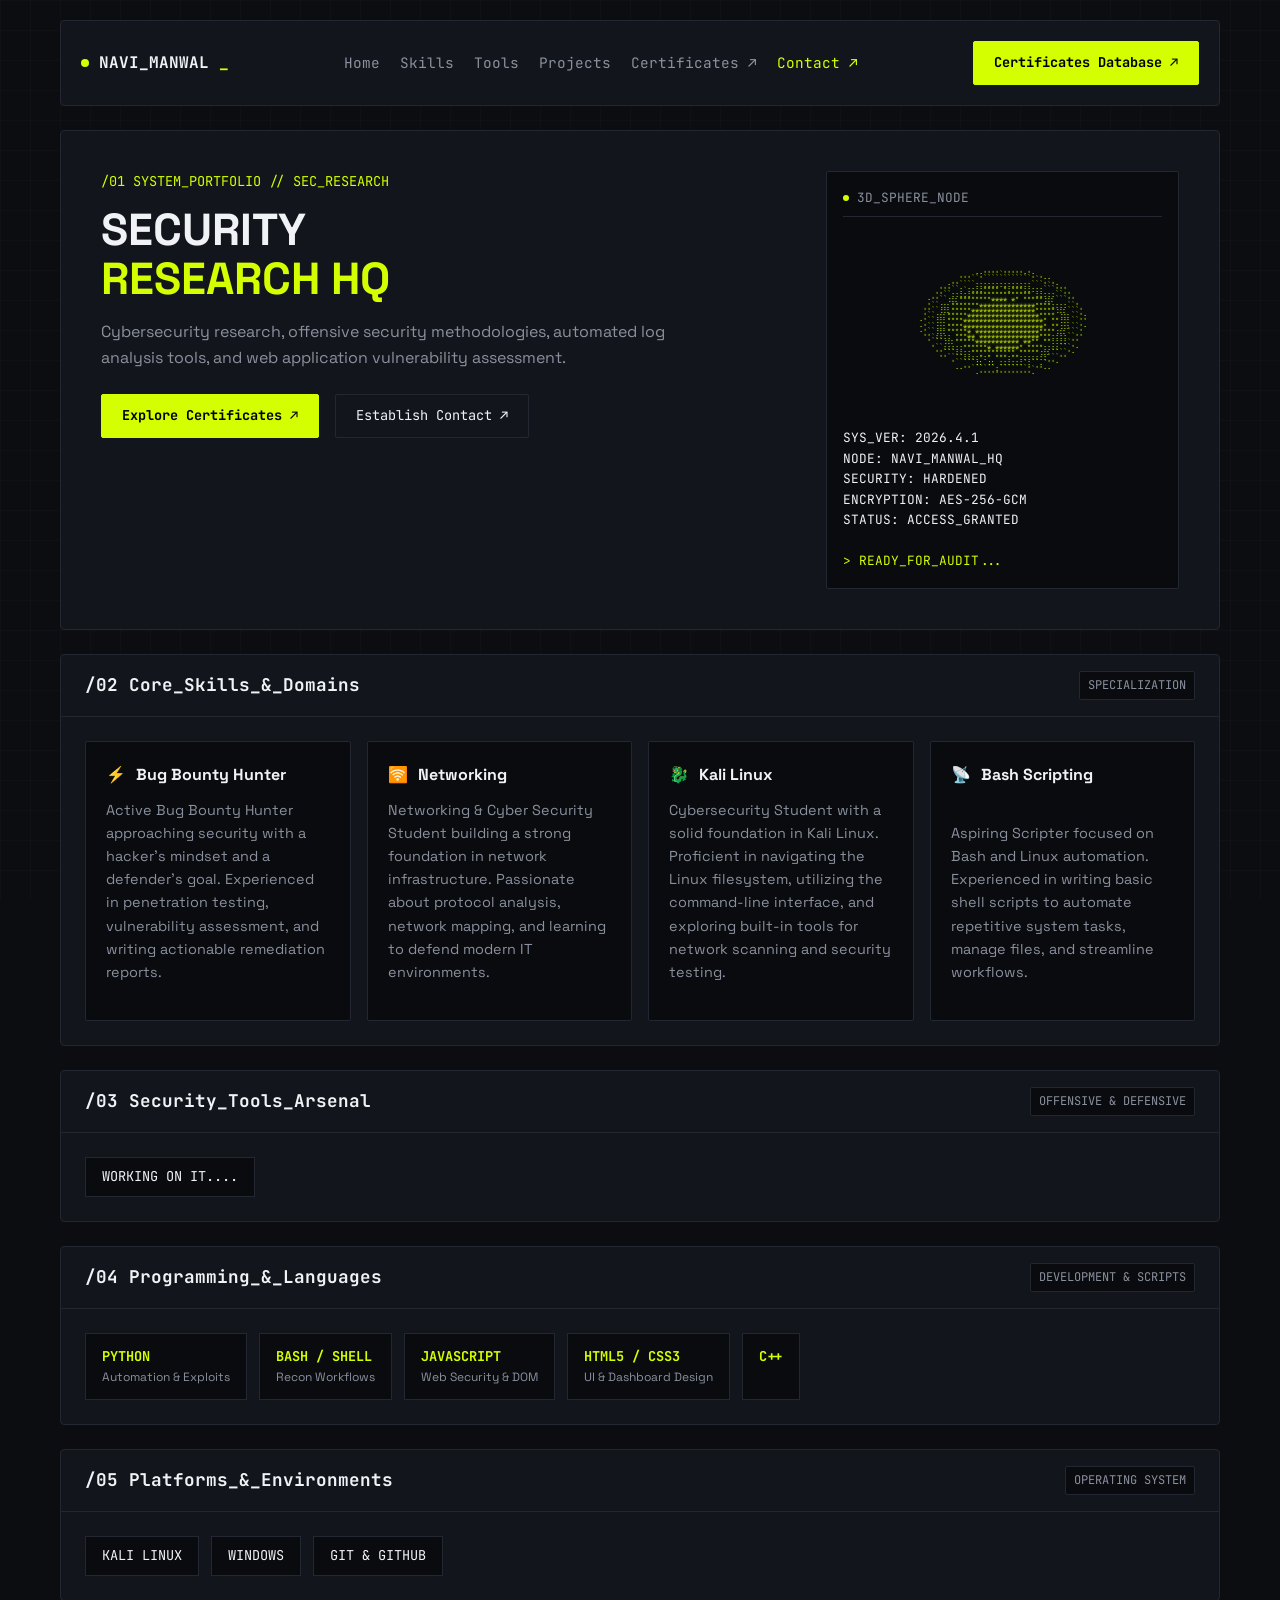
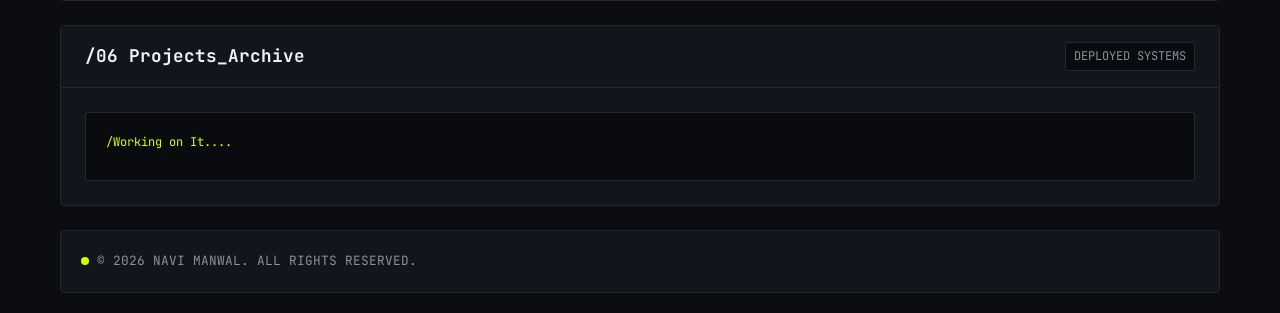
<file: index.html>
<!DOCTYPE html>
<html lang="en">
<head>
  <meta charset="UTF-8">
  <meta name="viewport" content="width=device-width, initial-scale=1.0">
  <title>NAVI MANWAL // SYSTEM PORTFOLIO & HQ</title>
  <link href="https://fonts.googleapis.com/css2?family=JetBrains+Mono:wght@400;500;700&family=Space+Grotesk:wght@600;700&display=swap" rel="stylesheet">
  <link rel="stylesheet" href="https://cdnjs.cloudflare.com/ajax/libs/font-awesome/6.5.1/css/all.min.css">
  <link rel="stylesheet" href="style.css">
</head>
<body>

  <div class="bg-grid"></div>

  <!-- Header -->
  <header>
    <div class="logo">
      <span class="status-dot"></span> NAVI_MANWAL<span class="blink">_</span>
    </div>
    <nav>
      <a href="index.html#home">Home</a>
      <a href="index.html#skills-box">Skills</a>
      <a href="index.html#tools-box">Tools</a>
      <a href="index.html#projects-box">Projects</a>
      <a href="certificates.html">Certificates ↗</a>
      <a href="contact.html" class="highlight-link">Contact ↗</a>
    </nav>
    <div class="nav-actions">
      <a href="certificates.html" class="btn-primary">Certificates Database ↗</a>
    </div>
  </header>

  <!-- Hero Section Box -->
  <section class="hero-box" id="home">
    <div class="hero-content">
      <span class="hero-tag">/01 SYSTEM_PORTFOLIO // SEC_RESEARCH</span>
      <h1>SECURITY<br><span class="highlight">RESEARCH HQ</span></h1>
      <p>Cybersecurity research, offensive security methodologies, automated log analysis tools, and web application vulnerability assessment.</p>
      <div class="hero-btns">
        <a href="certificates.html" class="btn-primary">Explore Certificates ↗</a>
        <a href="contact.html" class="btn-outline">Establish Contact ↗</a>
      </div>
    </div>

    <!-- Telemetry Panel with 3D Revolving ASCII Sphere -->
    <div class="telemetry-panel">
      <div class="telemetry-header">
        <span class="status-indicator"></span> 3D_SPHERE_NODE
      </div>
      
      <pre id="ascii-canvas" class="ascii-art"></pre>

      <div class="telemetry-box">
        SYS_VER: 2026.4.1<br>
        NODE: NAVI_MANWAL_HQ<br>
        SECURITY: HARDENED<br>
        ENCRYPTION: AES-256-GCM<br>
        STATUS: ACCESS_GRANTED<br><br>
        <span class="terminal-text">> READY_FOR_AUDIT...</span>
      </div>
    </div>
  </section>

  <!-- STANDALONE BOX 1: SKILLS -->
  <section class="standalone-box" id="skills-box">
    <div class="box-header">
      <h2>/02 Core_Skills_&_Domains</h2>
      <span class="box-tag">SPECIALIZATION</span>
    </div>
    <div class="box-body">
      <div class="skills-grid">
        <div class="skill-card">
          <div class="skill-header">
            <span class="skill-icon">⚡</span>
            <h4>Bug Bounty Hunter</h4>
          </div>
          <p>Active Bug Bounty Hunter approaching security with a hacker’s mindset and a defender’s goal. Experienced in penetration testing, vulnerability assessment, and writing actionable remediation reports.</p>
        </div>

        <div class="skill-card">
          <div class="skill-header">
            <span class="skill-icon">🛜</span>
            <h4>Networking</h4>
          </div>
          <p>Networking & Cyber Security Student building a strong foundation in network infrastructure. Passionate about protocol analysis, network mapping, and learning to defend modern IT environments.</p>
        </div>

        <div class="skill-card">
          <div class="skill-header">
            <span class="skill-icon">🐉</span>
            <h4>Kali Linux</h4>
          </div>
          <p>Cybersecurity Student with a solid foundation in Kali Linux. Proficient in navigating the Linux filesystem, utilizing the command-line interface, and exploring built-in tools for network scanning and security testing.</p>
        </div>

        <div class="skill-card">
          <div class="skill-header">
            <span class="skill-icon">📡</span>
            <h4>Bash Scripting</h4>
          </div>
          <p>Aspiring Scripter focused on Bash and Linux automation. Experienced in writing basic shell scripts to automate repetitive system tasks, manage files, and streamline workflows.</p>
        </div>
      </div>
    </div>
  </section>

  <!-- STANDALONE BOX 2: TOOLS -->
  <section class="standalone-box" id="tools-box">
    <div class="box-header">
      <h2>/03 Security_Tools_Arsenal</h2>
      <span class="box-tag">OFFENSIVE & DEFENSIVE</span>
    </div>
    <div class="box-body">
      <div class="badges-flex">
        <div class="tool-badge">WORKING ON IT....</div>
      </div>
    </div>
  </section>

  <!-- STANDALONE BOX 3: PROGRAMMING & LANGUAGES -->
  <section class="standalone-box" id="languages-box">
    <div class="box-header">
      <h2>/04 Programming_&_Languages</h2>
      <span class="box-tag">DEVELOPMENT & SCRIPTS</span>
    </div>
    <div class="box-body">
      <div class="badges-flex">
        <div class="lang-badge">
          <span class="badge-title">PYTHON</span>
          <span class="badge-sub">Automation & Exploits</span>
        </div>
        <div class="lang-badge">
          <span class="badge-title">BASH / SHELL</span>
          <span class="badge-sub">Recon Workflows</span>
        </div>
        <div class="lang-badge">
          <span class="badge-title">JAVASCRIPT</span>
          <span class="badge-sub">Web Security & DOM</span>
        </div>
        <div class="lang-badge">
          <span class="badge-title">HTML5 / CSS3</span>
          <span class="badge-sub">UI & Dashboard Design</span>
        </div>
        <div class="lang-badge">
          <span class="badge-title">C++</span>
        </div>
      </div>
    </div>
  </section>

  <!-- STANDALONE BOX 4: PLATFORMS & OS -->
  <section class="standalone-box" id="platforms-box">
    <div class="box-header">
      <h2>/05 Platforms_&_Environments</h2>
      <span class="box-tag">OPERATING SYSTEM</span>
    </div>
    <div class="box-body">
      <div class="badges-flex">
        <div class="platform-badge">KALI LINUX</div>
        <div class="platform-badge">WINDOWS</div>
        <div class="platform-badge">GIT & GITHUB</div>
      </div>
    </div>
  </section>

  <!-- STANDALONE BOX 5: PROJECTS -->
  <section class="standalone-box" id="projects-box">
    <div class="box-header">
      <h2>/06 Projects_Archive</h2>
      <span class="box-tag">DEPLOYED SYSTEMS</span>
    </div>
    <div class="box-body">
      <div class="projects-grid">
        <div class="project-card">
          <div class="project-num">/Working on It....</div>
        </div>
      </div>
    </div>
  </section>

  <!-- Footer -->
  <footer>
    <div class="footer-left">
      <span class="status-dot"></span> © 2026 NAVI MANWAL. ALL RIGHTS RESERVED.
    </div>
    <div class="footer-links">
    
    </div>
  </footer>

  <script src="ascii-sphere.js"></script>
  <script src="script.js"></script>
</body>
</html>
</file>
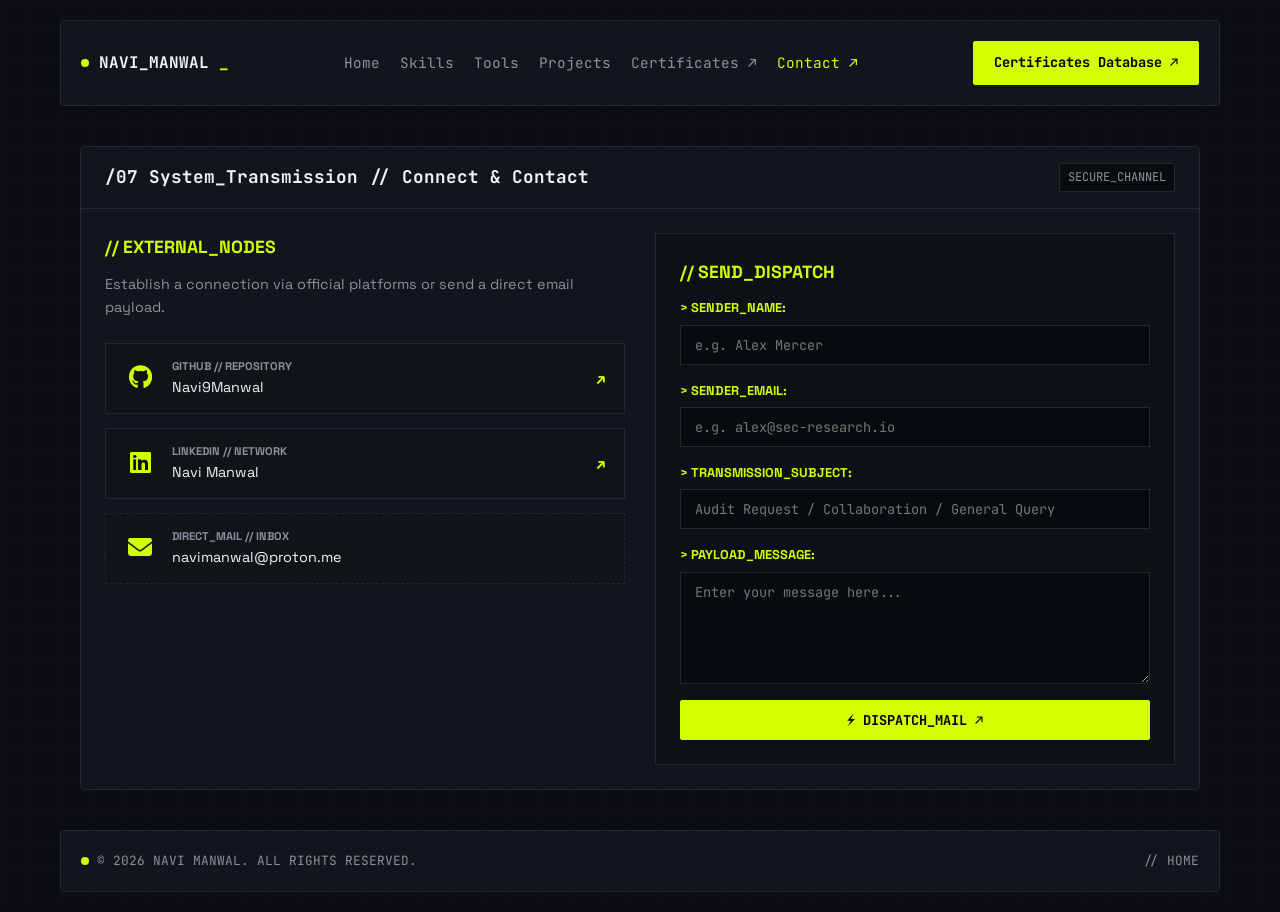
<file: contact.html>
<!DOCTYPE html>
<html lang="en">
<head>
  <meta charset="UTF-8">
  <meta name="viewport" content="width=device-width, initial-scale=1.0">
  <title>NAVI MANWAL // CONNECT & CONTACT</title>
  <link href="https://fonts.googleapis.com/css2?family=JetBrains+Mono:wght@400;500;700&family=Space+Grotesk:wght@600;700&display=swap" rel="stylesheet">
  <link rel="stylesheet" href="https://cdnjs.cloudflare.com/ajax/libs/font-awesome/6.5.1/css/all.min.css">
  <link rel="stylesheet" href="style.css">
</head>
<body>

  <div class="bg-grid"></div>

  <!-- Header -->
  <header>
    <div class="logo">
      <span class="status-dot"></span> NAVI_MANWAL<span class="blink">_</span>
    </div>
    <nav>
      <a href="index.html#home">Home</a>
      <a href="index.html#skills-box">Skills</a>
      <a href="index.html#tools-box">Tools</a>
      <a href="index.html#projects-box">Projects</a>
      <a href="certificates.html">Certificates ↗</a>
      <a href="contact.html" class="highlight-link">Contact ↗</a>
    </nav>
    <div class="nav-actions">
      <a href="certificates.html" class="btn-primary">Certificates Database ↗</a>
    </div>
  </header>

  <!-- Separate Contact Container -->
  <main class="contact-page-wrapper">
    <section class="standalone-box">
      <div class="box-header">
        <h2>/07 System_Transmission // Connect & Contact</h2>
        <span class="box-tag">SECURE_CHANNEL</span>
      </div>
      
      <div class="box-body contact-grid">
        
        <!-- Social Profile Cards -->
        <div class="contact-info">
          <h3>// EXTERNAL_NODES</h3>
          <p>Establish a connection via official platforms or send a direct email payload.</p>
          
          <div class="social-cards-wrapper">
            <!-- GitHub Card -->
            <a href="https://github.com/Navi9Manwal" target="_blank" class="social-node-card">
              <div class="node-icon"><i class="fa-brands fa-github"></i></div>
              <div class="node-details">
                <span class="node-label">GITHUB // REPOSITORY</span>
                <span class="node-val">Navi9Manwal</span>
              </div>
              <span class="node-arrow">↗</span>
            </a>

            <!-- LinkedIn Card -->
            <a href="https://www.linkedin.com/in/navi-manwal-1991a9375/" target="_blank" class="social-node-card">
              <div class="node-icon"><i class="fa-brands fa-linkedin"></i></div>
              <div class="node-details">
                <span class="node-label">LINKEDIN // NETWORK</span>
                <span class="node-val">Navi Manwal</span>
              </div>
              <span class="node-arrow">↗</span>
            </a>

            <!-- Email Node -->
            <div class="social-node-card email-node">
              <div class="node-icon"><i class="fa-solid fa-envelope"></i></div>
              <div class="node-details">
                <span class="node-label">DIRECT_MAIL // INBOX</span>
                <span class="node-val">navimanwal@proton.me</span>
              </div>
            </div>
          </div>
        </div>

        <!-- Mail Form -->
        <div class="contact-form-box">
          <h3>// SEND_DISPATCH</h3>
          <form id="contactForm" onsubmit="handleMailDispatch(event)">
            <div class="form-group">
              <label for="senderName">> SENDER_NAME:</label>
              <input type="text" id="senderName" required placeholder="e.g. Alex Mercer">
            </div>

            <div class="form-group">
              <label for="senderEmail">> SENDER_EMAIL:</label>
              <input type="email" id="senderEmail" required placeholder="e.g. alex@sec-research.io">
            </div>

            <div class="form-group">
              <label for="mailSubject">> TRANSMISSION_SUBJECT:</label>
              <input type="text" id="mailSubject" required placeholder="Audit Request / Collaboration / General Query">
            </div>

            <div class="form-group">
              <label for="mailMessage">> PAYLOAD_MESSAGE:</label>
              <textarea id="mailMessage" rows="5" required placeholder="Enter your message here..."></textarea>
            </div>

            <button type="submit" class="btn-primary form-submit-btn">
              ⚡ DISPATCH_MAIL ↗
            </button>
          </form>
        </div>

      </div>
    </section>
  </main>

  <!-- Footer -->
  <footer>
    <div class="footer-left">
      <span class="status-dot"></span> © 2026 NAVI MANWAL. ALL RIGHTS RESERVED.
    </div>
    <div class="footer-links">
      <a href="index.html">// HOME</a>
      

    </div>
  </footer>

  <script>
    function handleMailDispatch(event) {
      event.preventDefault();
      const yourEmail = "navimanwal@proton.me"; // Replace with your email
      const name = document.getElementById("senderName").value;
      const email = document.getElementById("senderEmail").value;
      const subject = document.getElementById("mailSubject").value;
      const message = document.getElementById("mailMessage").value;

      const bodyText = `Sender Name: ${name}\nSender Email: ${email}\n\nMessage:\n${message}`;
      window.location.href = `mailto:${yourEmail}?subject=${encodeURIComponent(subject)}&body=${encodeURIComponent(bodyText)}`;
    }
  </script>
</body>
</html>
</file>
<file: style.css>
/* Custom Terminal / Security HQ Theme */
:root {
  --bg-color: #0b0d10;
  --card-bg: #12151b;
  --accent-lime: #d4ff00;
  --text-main: #f0f2f5;
  --text-muted: #8a909e;
  --border-color: #222731;
  --danger-color: #ff4d4d;
  --font-mono: 'JetBrains Mono', monospace;
  --font-sans: 'Space Grotesk', sans-serif;
}

* {
  box-sizing: border-box;
  margin: 0;
  padding: 0;
}

body {
  background-color: var(--bg-color);
  color: var(--text-main);
  font-family: var(--font-sans);
  line-height: 1.6;
  padding: 20px;
  max-width: 1200px;
  margin: 0 auto;
  position: relative;
  min-height: 100vh;
}

/* Background Grid Overlay */
.bg-grid {
  position: fixed;
  top: 0;
  left: 0;
  width: 100vw;
  height: 100vh;
  background-image: linear-gradient(to right, rgba(255, 255, 255, 0.02) 1px, transparent 1px),
                    linear-gradient(to bottom, rgba(255, 255, 255, 0.02) 1px, transparent 1px);
  background-size: 30px 30px;
  pointer-events: none;
  z-index: -1;
}

/* Header */
header {
  display: flex;
  justify-content: space-between;
  align-items: center;
  padding: 20px;
  background: var(--card-bg);
  border: 1px solid var(--border-color);
  margin-bottom: 24px;
  border-radius: 4px;
}

.logo {
  font-family: var(--font-mono);
  font-weight: 700;
  color: var(--text-main);
  display: flex;
  align-items: center;
  gap: 10px;
}

.status-dot {
  width: 8px;
  height: 8px;
  background-color: var(--accent-lime);
  border-radius: 50%;
  display: inline-block;
}

.blink {
  animation: blink 1s infinite;
  color: var(--accent-lime);
}

@keyframes blink {
  50% { opacity: 0; }
}

nav {
  display: flex;
  gap: 20px;
}

nav a {
  color: var(--text-muted);
  text-decoration: none;
  font-family: var(--font-mono);
  font-size: 0.9rem;
  transition: color 0.2s;
}

nav a:hover, nav a.nav-active, nav a.highlight-link {
  color: var(--accent-lime);
}

/* Hero Section */
.hero-box {
  display: grid;
  grid-template-columns: 2fr 1fr;
  gap: 20px;
  background: var(--card-bg);
  border: 1px solid var(--border-color);
  padding: 40px;
  margin-bottom: 24px;
  border-radius: 4px;
}

.hero-tag, .banner-tag {
  font-family: var(--font-mono);
  color: var(--accent-lime);
  font-size: 0.85rem;
  margin-bottom: 12px;
  display: block;
}

.hero-content h1, .banner-content h1 {
  font-size: 2.8rem;
  line-height: 1.1;
  margin-bottom: 16px;
}

.highlight {
  color: var(--accent-lime);
}

.hero-content p, .banner-content p {
  color: var(--text-muted);
  max-width: 600px;
  margin-bottom: 24px;
}

.hero-btns {
  display: flex;
  gap: 16px;
}

/* Buttons */
.btn-primary {
  background: var(--accent-lime);
  color: #000;
  text-decoration: none;
  padding: 10px 20px;
  font-family: var(--font-mono);
  font-weight: 700;
  font-size: 0.85rem;
  border-radius: 2px;
  border: 1px solid var(--accent-lime);
  display: inline-block;
  cursor: pointer;
  text-align: center;
  transition: opacity 0.2s;
}

.btn-outline {
  background: transparent;
  color: var(--text-main);
  text-decoration: none;
  padding: 10px 20px;
  font-family: var(--font-mono);
  font-size: 0.85rem;
  border-radius: 2px;
  border: 1px solid var(--border-color);
  display: inline-block;
  cursor: pointer;
  text-align: center;
  transition: background 0.2s, border-color 0.2s;
}

.btn-primary:hover {
  opacity: 0.9;
}

.btn-outline:hover {
  border-color: var(--accent-lime);
  color: var(--accent-lime);
}

/* Telemetry Panel */
.telemetry-panel {
  background: #090b0e;
  border: 1px solid var(--border-color);
  padding: 16px;
  font-family: var(--font-mono);
  font-size: 0.8rem;
  border-radius: 2px;
}

.telemetry-header {
  border-bottom: 1px solid var(--border-color);
  padding-bottom: 8px;
  margin-bottom: 12px;
  color: var(--text-muted);
  display: flex;
  align-items: center;
  gap: 8px;
}

.status-indicator {
  width: 6px;
  height: 6px;
  background-color: var(--accent-lime);
  border-radius: 50%;
}

.terminal-text {
  color: var(--accent-lime);
}

/* Standalone Box */
.standalone-box {
  background: var(--card-bg);
  border: 1px solid var(--border-color);
  margin-bottom: 24px;
  border-radius: 4px;
}

.box-header {
  display: flex;
  justify-content: space-between;
  align-items: center;
  padding: 16px 24px;
  border-bottom: 1px solid var(--border-color);
  font-family: var(--font-mono);
}

.box-header h2 {
  font-size: 1.1rem;
  color: var(--text-main);
}

.box-tag {
  font-size: 0.75rem;
  color: var(--text-muted);
  background: #090b0e;
  padding: 4px 8px;
  border: 1px solid var(--border-color);
  border-radius: 2px;
}

.box-body {
  padding: 24px;
}

/* Skills & Cards Grids */
.skills-grid, .projects-grid {
  display: grid;
  grid-template-columns: repeat(auto-fit, minmax(240px, 1fr));
  gap: 16px;
}

.skill-card, .project-card, .cert-card {
  background: #090b0e;
  border: 1px solid var(--border-color);
  padding: 20px;
  border-radius: 2px;
  display: flex;
  flex-direction: column;
  justify-content: space-between;
}

.skill-header {
  display: flex;
  align-items: center;
  gap: 10px;
  margin-bottom: 12px;
}

.skill-card p, .project-card p {
  color: var(--text-muted);
  font-size: 0.9rem;
  margin-bottom: 16px;
}

.skill-tags span, .tag-list .tag {
  font-family: var(--font-mono);
  font-size: 0.7rem;
  color: var(--accent-lime);
  background: rgba(212, 255, 0, 0.05);
  padding: 2px 6px;
  border: 1px solid rgba(212, 255, 0, 0.2);
  margin-right: 6px;
  display: inline-block;
  margin-top: 4px;
}

/* Badges Flex */
.badges-flex {
  display: flex;
  flex-wrap: wrap;
  gap: 12px;
}

.tool-badge, .platform-badge {
  font-family: var(--font-mono);
  font-size: 0.85rem;
  padding: 8px 16px;
  background: #090b0e;
  border: 1px solid var(--border-color);
  color: var(--text-main);
}

.lang-badge {
  background: #090b0e;
  border: 1px solid var(--border-color);
  padding: 12px 16px;
  display: flex;
  flex-direction: column;
}

.badge-title {
  font-family: var(--font-mono);
  font-weight: 700;
  color: var(--accent-lime);
  font-size: 0.85rem;
}

.badge-sub {
  font-size: 0.75rem;
  color: var(--text-muted);
}

.project-num {
  font-family: var(--font-mono);
  font-size: 0.75rem;
  color: var(--accent-lime);
  margin-bottom: 8px;
}

/* Page Banner (Certificates Page) */
.page-banner {
  display: flex;
  justify-content: space-between;
  align-items: center;
  background: var(--card-bg);
  border: 1px solid var(--border-color);
  padding: 40px;
  margin-bottom: 24px;
  border-radius: 4px;
}

.banner-stats {
  display: flex;
  gap: 20px;
}

.stat-box {
  background: #090b0e;
  border: 1px solid var(--border-color);
  padding: 16px 24px;
  text-align: center;
}

.stat-label {
  display: block;
  font-family: var(--font-mono);
  font-size: 0.7rem;
  color: var(--text-muted);
}

.stat-value {
  font-family: var(--font-mono);
  font-size: 1.5rem;
  font-weight: 700;
}

.text-lime {
  color: var(--accent-lime);
}

/* Certificates Grid */
#portfolio-grid {
  display: grid;
  grid-template-columns: repeat(auto-fill, minmax(300px, 1fr));
  gap: 20px;
}

.cert-img-wrap {
  aspect-ratio: 16/10;
  overflow: hidden;
  border: 1px solid var(--border-color);
  margin-bottom: 12px;
  background: #000;
  cursor: pointer;
}

.cert-img-wrap img {
  width: 100%;
  height: 100%;
  object-fit: cover;
  transition: transform 0.3s ease;
}

.cert-img-wrap:hover img {
  transform: scale(1.03);
}

.cert-meta {
  font-family: var(--font-mono);
  font-size: 0.7rem;
  color: var(--accent-lime);
  margin-bottom: 4px;
}

.cert-title {
  font-weight: 700;
  font-size: 1.1rem;
  margin-bottom: 4px;
}

.cert-issuer {
  font-family: var(--font-mono);
  font-size: 0.8rem;
  color: var(--text-muted);
  margin-bottom: 16px;
}

.cert-actions {
  display: flex;
  gap: 10px;
}

/* Search Input */
.search-filter input {
  background: #090b0e;
  border: 1px solid var(--border-color);
  color: var(--text-main);
  padding: 8px 12px;
  font-family: var(--font-mono);
  font-size: 0.85rem;
  width: 250px;
  border-radius: 2px;
}

.search-filter input:focus {
  outline: none;
  border-color: var(--accent-lime);
}

/* Modal Lightbox */
.modal {
  display: none;
  position: fixed;
  top: 0;
  left: 0;
  width: 100%;
  height: 100%;
  background: rgba(0, 0, 0, 0.85);
  z-index: 1000;
  align-items: center;
  justify-content: center;
  backdrop-filter: blur(4px);
}

.modal.active {
  display: flex;
}

.image-viewer-content {
  position: relative;
  max-width: 90vw;
  max-height: 90vh;
  background: var(--card-bg);
  border: 1px solid var(--border-color);
  padding: 16px;
  border-radius: 4px;
}

.image-viewer-content img {
  max-width: 100%;
  max-height: 75vh;
  display: block;
  margin: 0 auto;
  border: 1px solid var(--border-color);
}

.viewer-caption {
  font-family: var(--font-mono);
  color: var(--accent-lime);
  font-size: 0.85rem;
  margin-top: 12px;
  text-align: center;
}

.close-btn {
  position: absolute;
  top: -15px;
  right: -15px;
  background: var(--accent-lime);
  color: #000;
  border: none;
  width: 30px;
  height: 30px;
  border-radius: 50%;
  font-size: 1.2rem;
  font-weight: bold;
  cursor: pointer;
}

/* 3D Particle ASCII Sphere Styling */
#ascii-canvas {
  font-family: var(--font-mono);
  font-size: 7px;
  line-height: 0.75;
  letter-spacing: 0px;
  color: var(--accent-lime);
  text-shadow: 0 0 4px rgba(212, 255, 0, 0.4);
  text-align: center;
  white-space: pre;
  overflow: hidden;
  margin: 10px auto;
  display: block;
}

/* Contact Page Styles */
.contact-page-wrapper {
  max-width: 1200px;
  margin: 40px auto;
  padding: 0 20px;
}

.contact-grid {
  display: grid;
  grid-template-columns: 1fr 1fr;
  gap: 30px;
}

.contact-info h3, .contact-form-box h3 {
  font-family: var(--font-sans);
  color: var(--accent-lime);
  margin-bottom: 12px;
  font-size: 1.1rem;
}

.contact-info p {
  color: var(--text-muted);
  font-size: 0.9rem;
  margin-bottom: 24px;
}

.social-cards-wrapper {
  display: flex;
  flex-direction: column;
  gap: 14px;
}

.social-node-card {
  display: flex;
  align-items: center;
  gap: 16px;
  background: rgba(15, 20, 25, 0.7);
  border: 1px solid var(--border-color);
  padding: 14px 18px;
  text-decoration: none;
  transition: border-color 0.2s ease, transform 0.2s ease, box-shadow 0.2s ease;
}

.social-node-card:hover {
  border-color: var(--accent-lime);
  transform: translateY(-2px);
  box-shadow: 0 0 10px rgba(212, 255, 0, 0.15);
}

.node-icon {
  font-size: 1.5rem;
  color: var(--accent-lime);
  width: 32px;
  text-align: center;
}

.node-details {
  display: flex;
  flex-direction: column;
  flex-grow: 1;
}

.node-label {
  font-size: 0.7rem;
  color: var(--text-muted);
  font-weight: 700;
}

.node-val {
  font-size: 0.9rem;
  color: var(--text-main);
}

.node-arrow {
  color: var(--accent-lime);
  font-weight: bold;
}

.email-node {
  border-style: dashed;
}

/* Form Controls */
.contact-form-box {
  background: rgba(10, 14, 18, 0.6);
  border: 1px solid var(--border-color);
  padding: 24px;
}

.form-group {
  margin-bottom: 16px;
  display: flex;
  flex-direction: column;
  gap: 6px;
}

.form-group label {
  font-size: 0.8rem;
  color: var(--accent-lime);
  font-weight: 700;
}

.form-group input, .form-group textarea {
  background: #080b0e;
  border: 1px solid var(--border-color);
  color: var(--text-main);
  padding: 10px 14px;
  font-family: var(--font-mono);
  font-size: 0.85rem;
  outline: none;
  transition: border-color 0.2s ease;
}

.form-group input:focus, .form-group textarea:focus {
  border-color: var(--accent-lime);
  box-shadow: 0 0 8px rgba(212, 255, 0, 0.2);
}

.form-submit-btn {
  width: 100%;
  margin-top: 8px;
  cursor: pointer;
  text-align: center;
  display: block;
}

/* Footer */
footer {
  display: flex;
  justify-content: space-between;
  align-items: center;
  padding: 20px;
  background: var(--card-bg);
  border: 1px solid var(--border-color);
  font-family: var(--font-mono);
  font-size: 0.8rem;
  color: var(--text-muted);
  border-radius: 4px;
}

.footer-links {
  display: flex;
  gap: 16px;
}

.footer-links a {
  color: var(--text-muted);
  text-decoration: none;
}

.footer-links a:hover {
  color: var(--accent-lime);
}

/* ==========================================================================
   RESPONSIVE MOBILE BREAKPOINTS
   ========================================================================== */

@media (max-width: 768px) {
  header {
    flex-direction: column;
    align-items: center;
    gap: 16px;
    padding: 16px;
  }

  nav {
    flex-wrap: wrap;
    justify-content: center;
    gap: 12px;
    width: 100%;
  }

  nav a {
    font-size: 0.8rem;
  }

  .nav-actions {
    width: 100%;
  }

  .nav-actions .btn-primary {
    display: block;
    width: 100%;
  }

  .hero-box, .page-banner {
    grid-template-columns: 1fr;
    flex-direction: column;
    align-items: flex-start;
    gap: 24px;
    padding: 20px;
  }

  .hero-content h1, .banner-content h1 {
    font-size: 2rem;
  }

  .hero-btns {
    flex-direction: column;
    width: 100%;
  }

  .hero-btns .btn-primary, .hero-btns .btn-outline {
    width: 100%;
  }

  .contact-grid {
    grid-template-columns: 1fr;
  }

  .search-filter input {
    width: 100%;
  }
}

@media (max-width: 480px) {
  #ascii-canvas {
    font-size: 5px;
    line-height: 0.75;
  }
}
</file>
